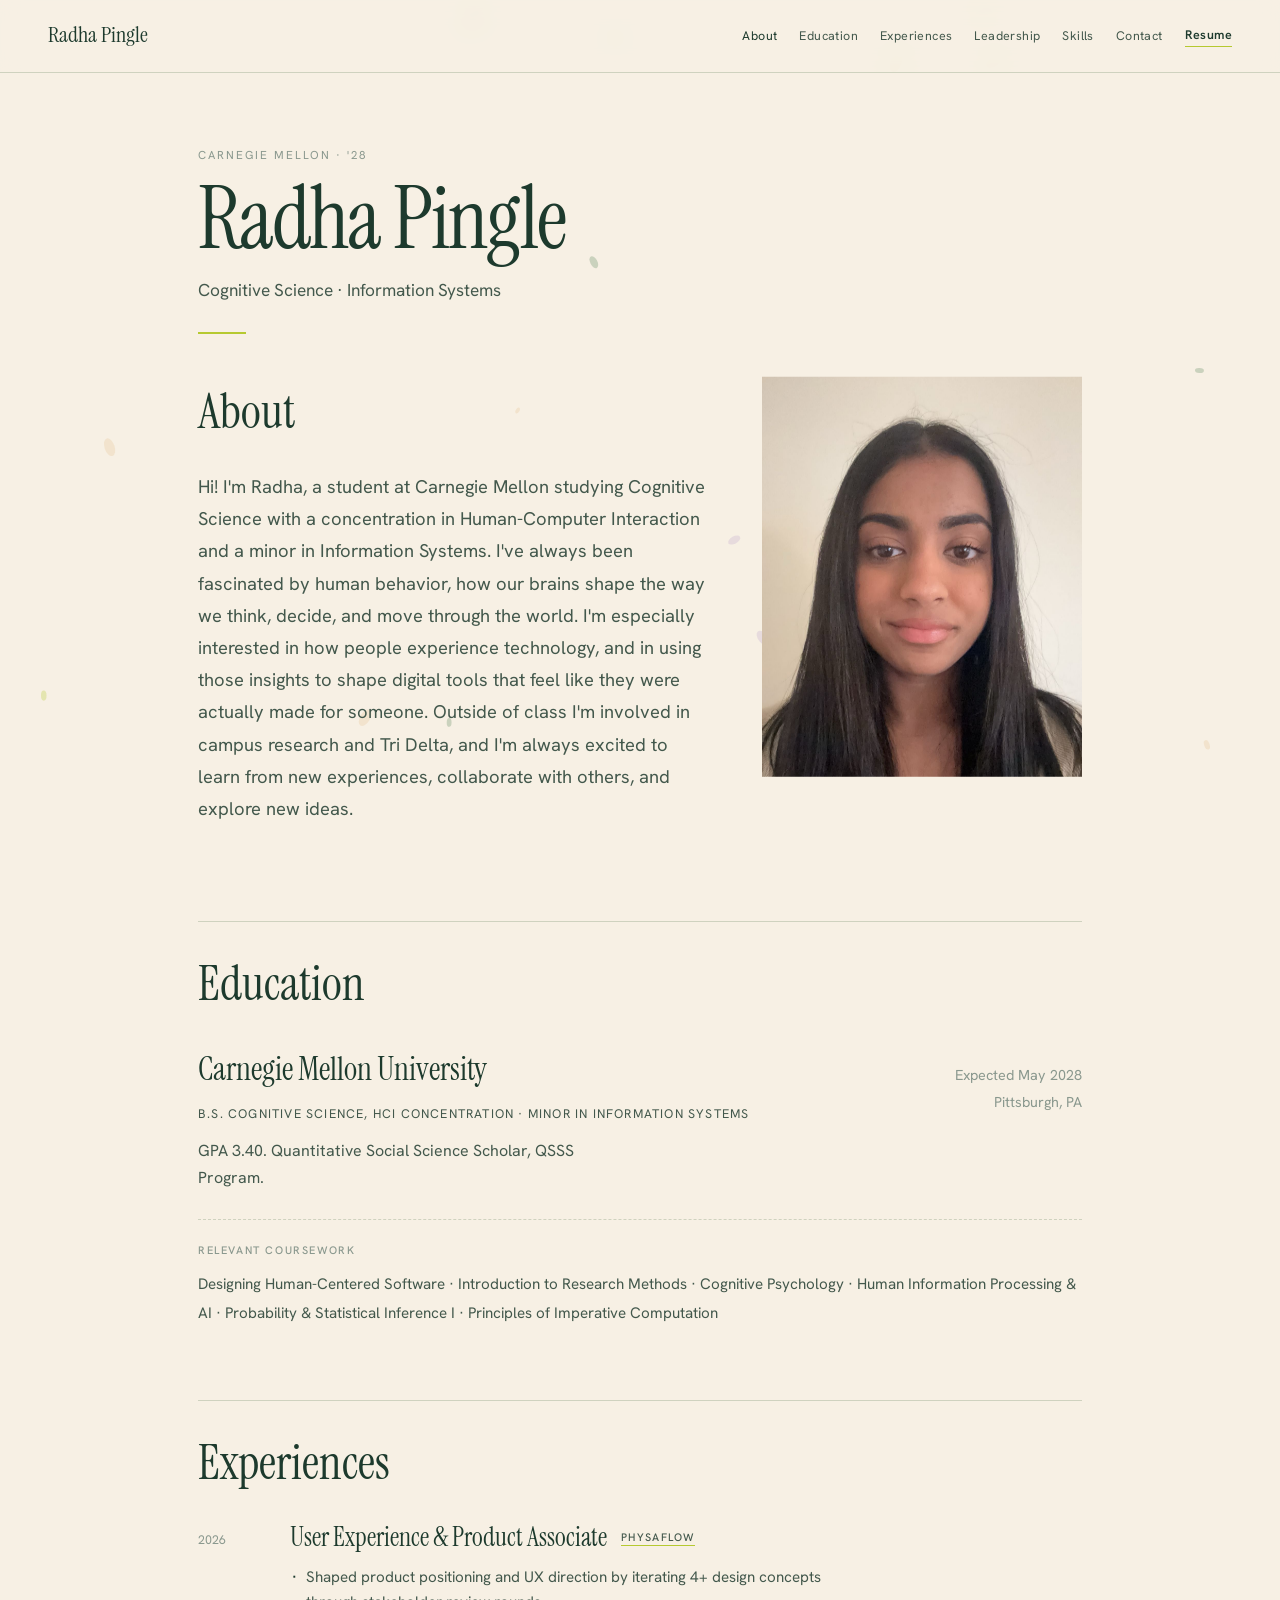
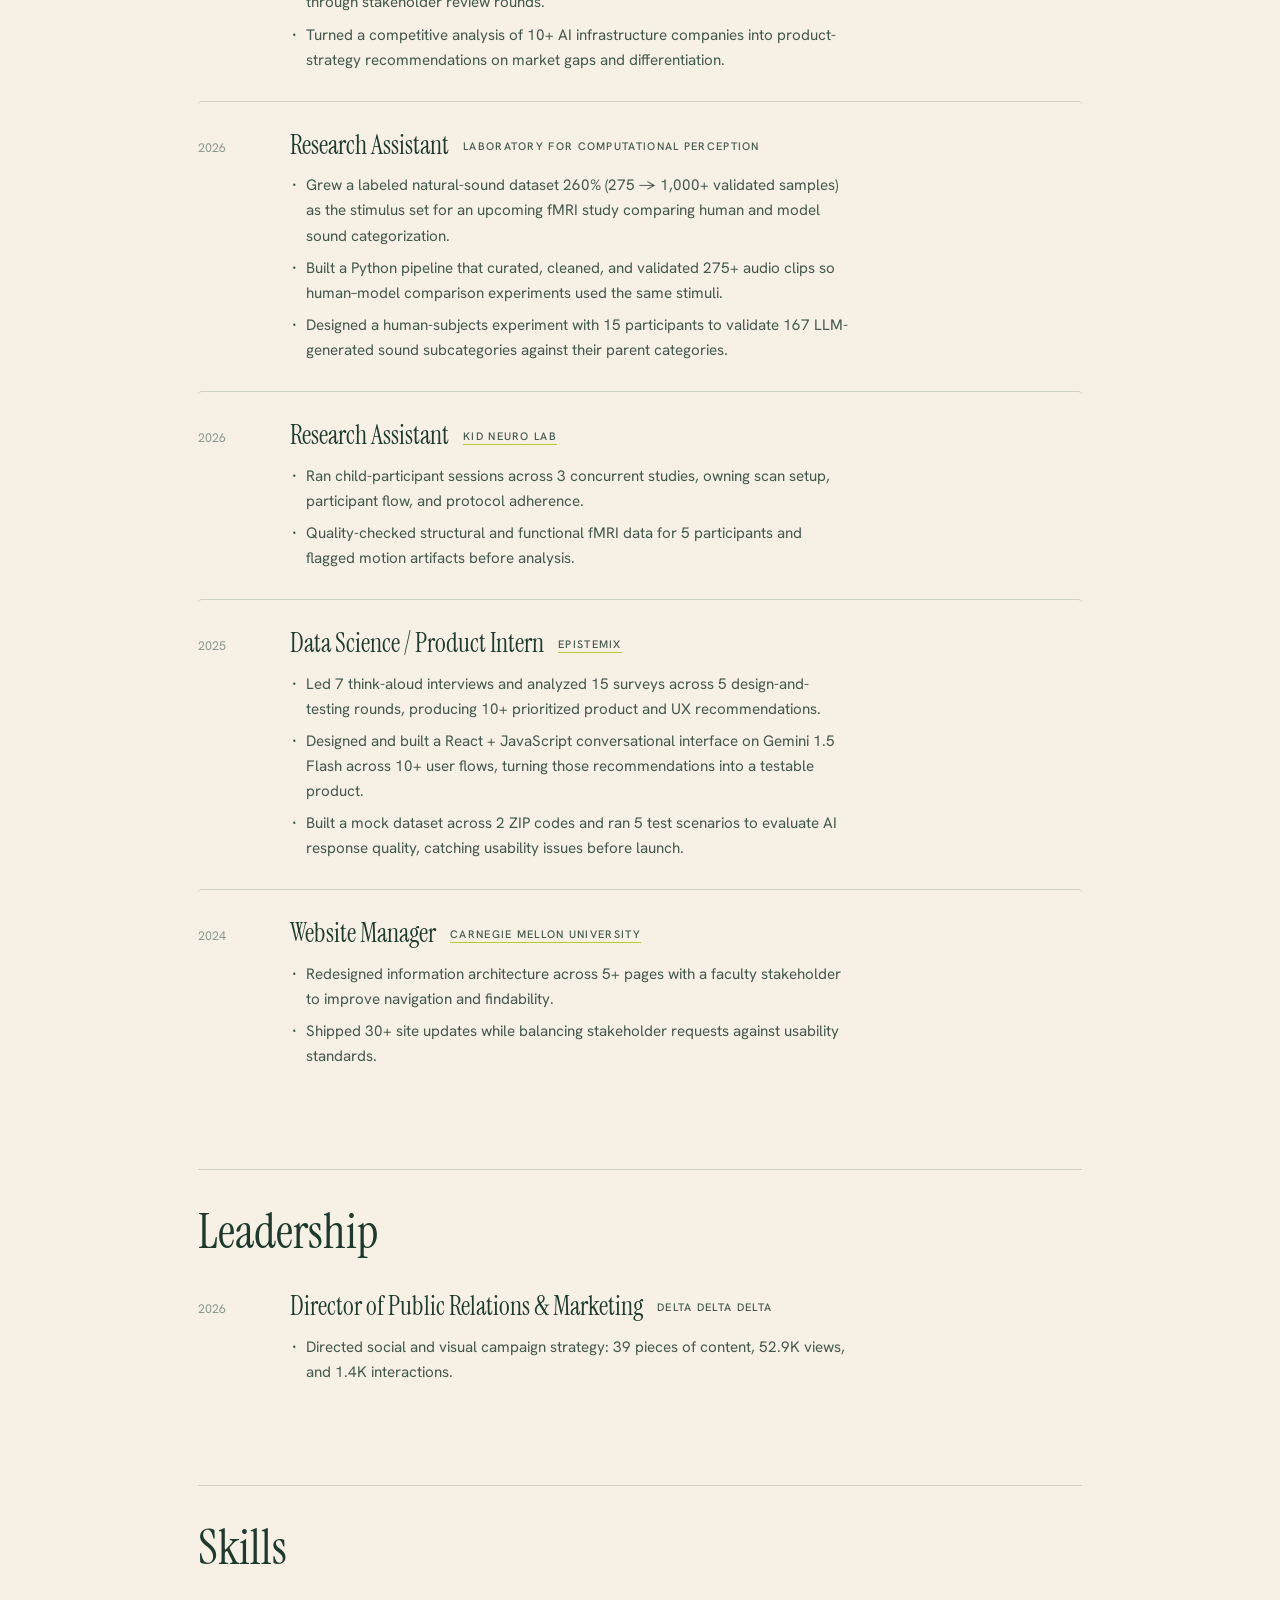
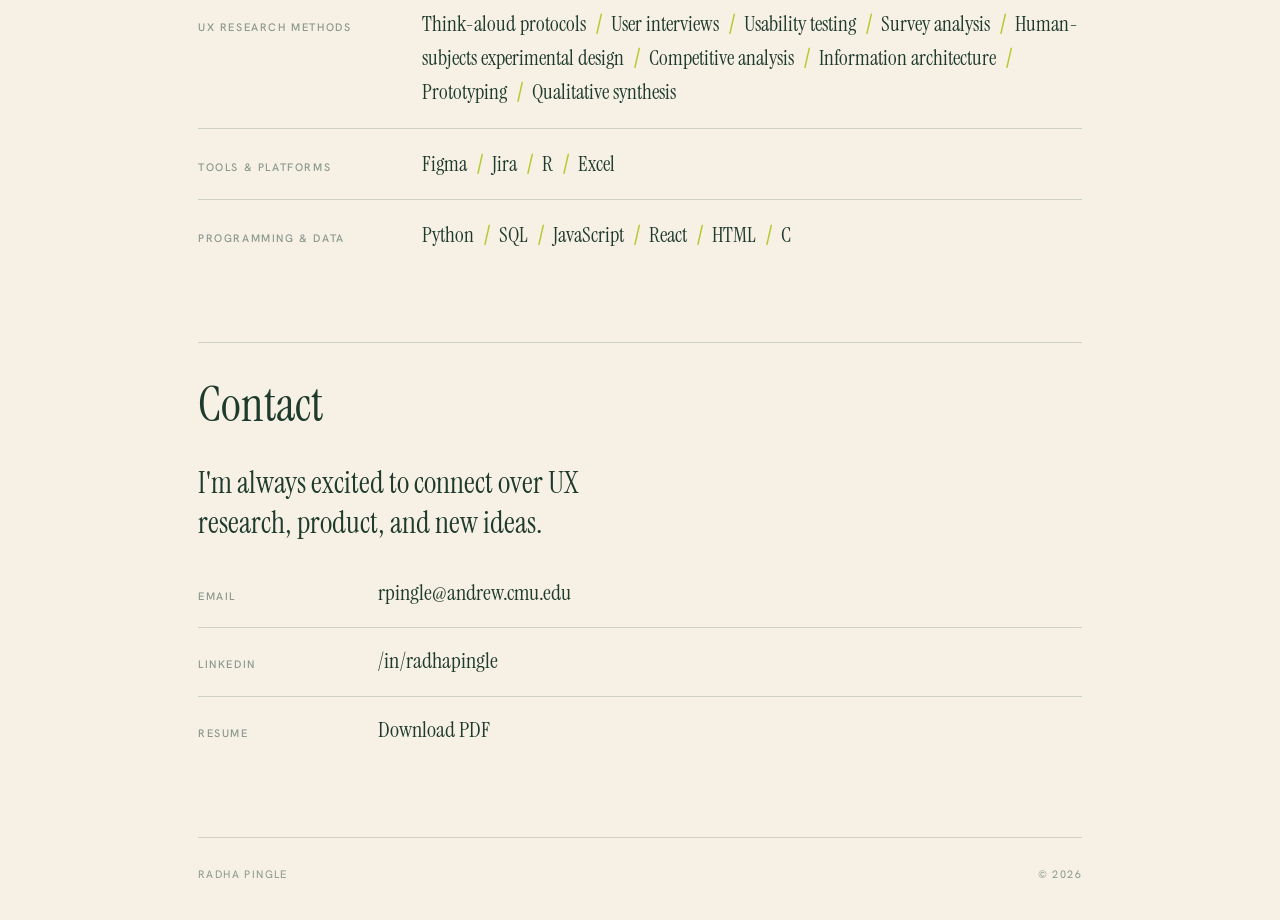
<file: index.html>
<!DOCTYPE html>
<html lang="en">
<head>
  <meta charset="UTF-8" />
  <meta name="viewport" content="width=device-width, initial-scale=1.0" />
  <meta http-equiv="Cache-Control" content="no-cache, no-store, must-revalidate" />
  <title>Radha Pingle</title>
  <meta name="description" content="Radha Pingle, Carnegie Mellon Cognitive Science student concentrating in Human-Computer Interaction, with a minor in Information Systems." />
  <link rel="preconnect" href="https://fonts.googleapis.com" />
  <link rel="preconnect" href="https://fonts.gstatic.com" crossorigin />
  <link href="https://fonts.googleapis.com/css2?family=Instrument+Serif:ital@0;1&family=Hanken+Grotesk:wght@400;500;600&display=swap" rel="stylesheet" />
  <link rel="stylesheet" href="styles.css?v=4" />
</head>
<body>

  <div id="site" class="site">
    <canvas id="ambient" class="ambient" aria-hidden="true"></canvas>
    <div class="cursor-glow" id="cursorGlow" aria-hidden="true"></div>

    <header class="top">
      <a href="#about" class="top__name">Radha Pingle</a>
      <nav class="top__nav" aria-label="Primary">
        <a href="#about">About</a>
        <a href="#education">Education</a>
        <a href="#work">Experiences</a>
        <a href="#leadership">Leadership</a>
        <a href="#skills">Skills</a>
        <a href="#contact">Contact</a>
        <a href="assets/RadhaP_Resume.pdf" target="_blank" rel="noopener" class="top__resume">Resume</a>
      </nav>
      <button type="button" class="top__menu" id="menuBtn" aria-label="Open menu" aria-expanded="false">Menu</button>
    </header>

    <div class="drawer" id="drawer" hidden>
      <nav class="drawer__nav">
        <a href="#about">About</a>
        <a href="#education">Education</a>
        <a href="#work">Experiences</a>
        <a href="#leadership">Leadership</a>
        <a href="#skills">Skills</a>
        <a href="#contact">Contact</a>
        <a href="assets/RadhaP_Resume.pdf" target="_blank" rel="noopener">Resume</a>
      </nav>
    </div>

    <main>
      <section class="hero" id="about">
        <p class="mast__eyebrow">Carnegie Mellon · '28</p>
        <h1 class="mast__name">Radha Pingle</h1>
        <p class="mast__sub">Cognitive Science · Information Systems</p>
        <div class="hero__grid">
          <div class="hero__text">
            <h2 class="section-title">About</h2>
            <p class="lede">
              Hi! I'm Radha, a student at Carnegie Mellon studying Cognitive Science with a
              concentration in Human-Computer Interaction and a minor in Information Systems.
              I've always been fascinated by human behavior, how our brains shape the way we
              think, decide, and move through the world. I'm especially interested in how people
              experience technology, and in using those insights to shape digital tools that feel
              like they were actually made for someone. Outside of class I'm involved in campus
              research and Tri Delta, and I'm always excited to learn from new experiences,
              collaborate with others, and explore new ideas.
            </p>
          </div>
          <figure class="hero__fig parallax">
            <img src="assets/profile.jpg" alt="Portrait of Radha Pingle" />
          </figure>
        </div>
      </section>

      <section class="block reveal" id="education">
        <h2 class="section-title">Education</h2>
        <div class="edu">
          <div class="edu__main">
            <h3>Carnegie Mellon University</h3>
            <p class="edu__degree">B.S. Cognitive Science, HCI Concentration · Minor in Information Systems</p>
            <p class="edu__honor">GPA 3.40. Quantitative Social Science Scholar, QSSS Program.</p>
          </div>
          <div class="edu__meta">
            <p>Expected May 2028</p>
            <p>Pittsburgh, PA</p>
          </div>
        </div>
        <div class="edu__course">
          <p class="label">Relevant coursework</p>
          <p>
            Designing Human-Centered Software · Introduction to Research Methods · Cognitive Psychology ·
            Human Information Processing &amp; AI · Probability &amp; Statistical Inference I ·
            Principles of Imperative Computation
          </p>
        </div>
      </section>

      <section class="block reveal" id="work">
        <h2 class="section-title">Experiences</h2>
        <ul class="work">
          <li class="work__item">
            <span class="work__year">2026</span>
            <div>
              <h3>User Experience &amp; Product Associate <a class="org" href="https://physaflow.com/" target="_blank" rel="noopener">PhysaFlow</a></h3>
              <ul>
                <li>Shaped product positioning and UX direction by iterating 4+ design concepts through stakeholder review rounds.</li>
                <li>Turned a competitive analysis of 10+ AI infrastructure companies into product-strategy recommendations on market gaps and differentiation.</li>
              </ul>
            </div>
          </li>
          <li class="work__item">
            <span class="work__year">2026</span>
            <div>
              <h3>Research Assistant <span class="org org--plain">Laboratory for Computational Perception</span></h3>
              <ul>
                <li>Grew a labeled natural-sound dataset 260% (275 → 1,000+ validated samples) as the stimulus set for an upcoming fMRI study comparing human and model sound categorization.</li>
                <li>Built a Python pipeline that curated, cleaned, and validated 275+ audio clips so human–model comparison experiments used the same stimuli.</li>
                <li>Designed a human-subjects experiment with 15 participants to validate 167 LLM-generated sound subcategories against their parent categories.</li>
              </ul>
            </div>
          </li>
          <li class="work__item">
            <span class="work__year">2026</span>
            <div>
              <h3>Research Assistant <a class="org" href="https://kidneurolab.andrew.cmu.edu/" target="_blank" rel="noopener">Kid Neuro Lab</a></h3>
              <ul>
                <li>Ran child-participant sessions across 3 concurrent studies, owning scan setup, participant flow, and protocol adherence.</li>
                <li>Quality-checked structural and functional fMRI data for 5 participants and flagged motion artifacts before analysis.</li>
              </ul>
            </div>
          </li>
          <li class="work__item">
            <span class="work__year">2025</span>
            <div>
              <h3>Data Science / Product Intern <a class="org" href="https://epistemix.com/" target="_blank" rel="noopener">Epistemix</a></h3>
              <ul>
                <li>Led 7 think-aloud interviews and analyzed 15 surveys across 5 design-and-testing rounds, producing 10+ prioritized product and UX recommendations.</li>
                <li>Designed and built a React + JavaScript conversational interface on Gemini 1.5 Flash across 10+ user flows, turning those recommendations into a testable product.</li>
                <li>Built a mock dataset across 2 ZIP codes and ran 5 test scenarios to evaluate AI response quality, catching usability issues before launch.</li>
              </ul>
            </div>
          </li>
          <li class="work__item">
            <span class="work__year">2024</span>
            <div>
              <h3>Website Manager <a class="org" href="https://www.cmu.edu/dietrich/psychology/memorylab/index.html" target="_blank" rel="noopener">Carnegie Mellon University</a></h3>
              <ul>
                <li>Redesigned information architecture across 5+ pages with a faculty stakeholder to improve navigation and findability.</li>
                <li>Shipped 30+ site updates while balancing stakeholder requests against usability standards.</li>
              </ul>
            </div>
          </li>
        </ul>
      </section>

      <section class="block reveal" id="leadership">
        <h2 class="section-title">Leadership</h2>
        <ul class="work">
          <li class="work__item">
            <span class="work__year">2026</span>
            <div>
              <h3>Director of Public Relations &amp; Marketing <span class="org org--plain">Delta Delta Delta</span></h3>
              <ul>
                <li>Directed social and visual campaign strategy: 39 pieces of content, 52.9K views, and 1.4K interactions.</li>
              </ul>
            </div>
          </li>
        </ul>
      </section>

      <section class="block reveal" id="skills">
        <h2 class="section-title">Skills</h2>
        <dl class="skills">
          <div>
            <dt class="label">UX Research Methods</dt>
            <dd>Think-aloud protocols <i>/</i> User interviews <i>/</i> Usability testing <i>/</i> Survey analysis <i>/</i> Human-subjects experimental design <i>/</i> Competitive analysis <i>/</i> Information architecture <i>/</i> Prototyping <i>/</i> Qualitative synthesis</dd>
          </div>
          <div>
            <dt class="label">Tools &amp; Platforms</dt>
            <dd>Figma <i>/</i> Jira <i>/</i> R <i>/</i> Excel</dd>
          </div>
          <div>
            <dt class="label">Programming &amp; Data</dt>
            <dd>Python <i>/</i> SQL <i>/</i> JavaScript <i>/</i> React <i>/</i> HTML <i>/</i> C</dd>
          </div>
        </dl>
      </section>

      <section class="block block--contact reveal" id="contact">
        <h2 class="section-title">Contact</h2>
        <p class="contact__lead">I'm always excited to connect over UX research, product, and new ideas.</p>
        <ul class="contact">
          <li>
            <a href="mailto:rpingle@andrew.cmu.edu">
              <span class="label">Email</span>
              <span>rpingle@andrew.cmu.edu</span>
            </a>
          </li>
          <li>
            <a href="https://www.linkedin.com/in/radhapingle" target="_blank" rel="noopener">
              <span class="label">LinkedIn</span>
              <span>/in/radhapingle</span>
            </a>
          </li>
          <li>
            <a href="assets/RadhaP_Resume.pdf" target="_blank" rel="noopener">
              <span class="label">Resume</span>
              <span>Download PDF</span>
            </a>
          </li>
        </ul>
      </section>
    </main>

    <footer class="foot">
      <span>Radha Pingle</span>
      <span>© <span id="year"></span></span>
    </footer>
  </div>

  <script type="module" src="site.js?v=4"></script>
</body>
</html>
</file>
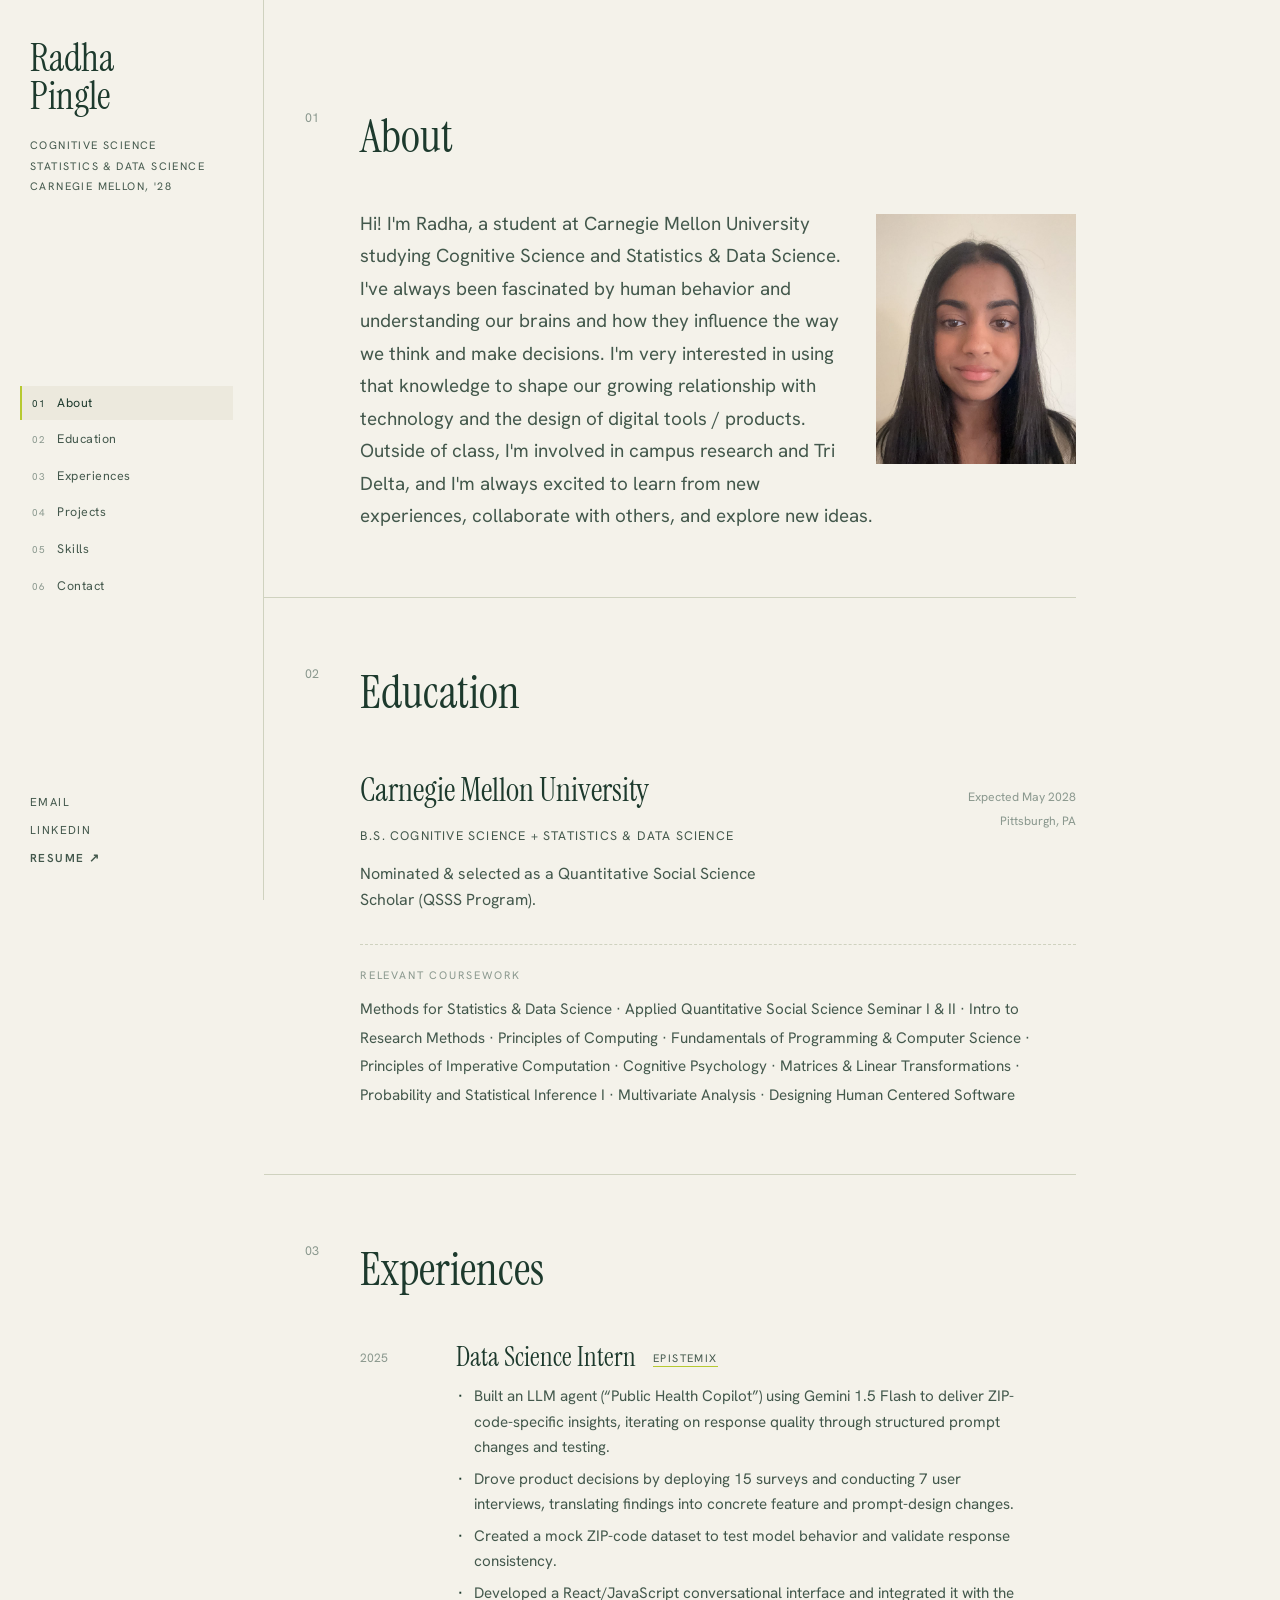
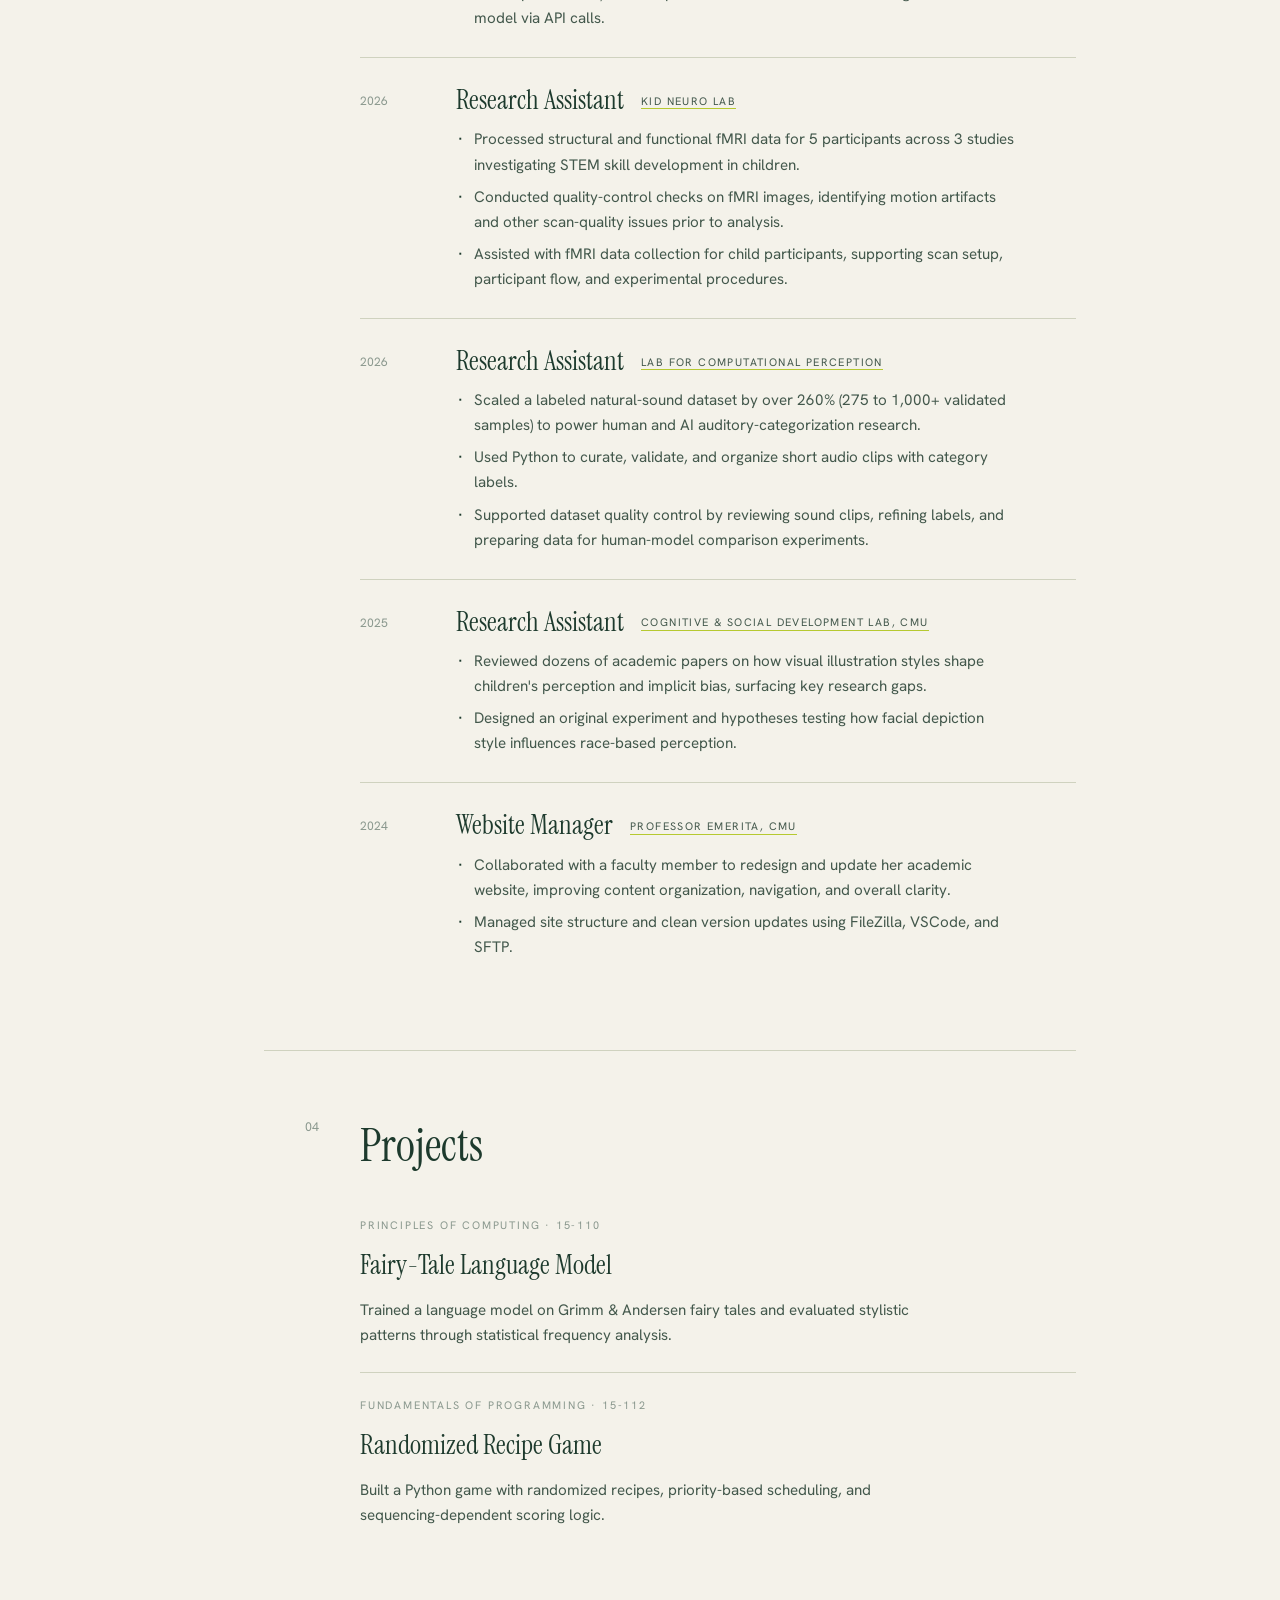
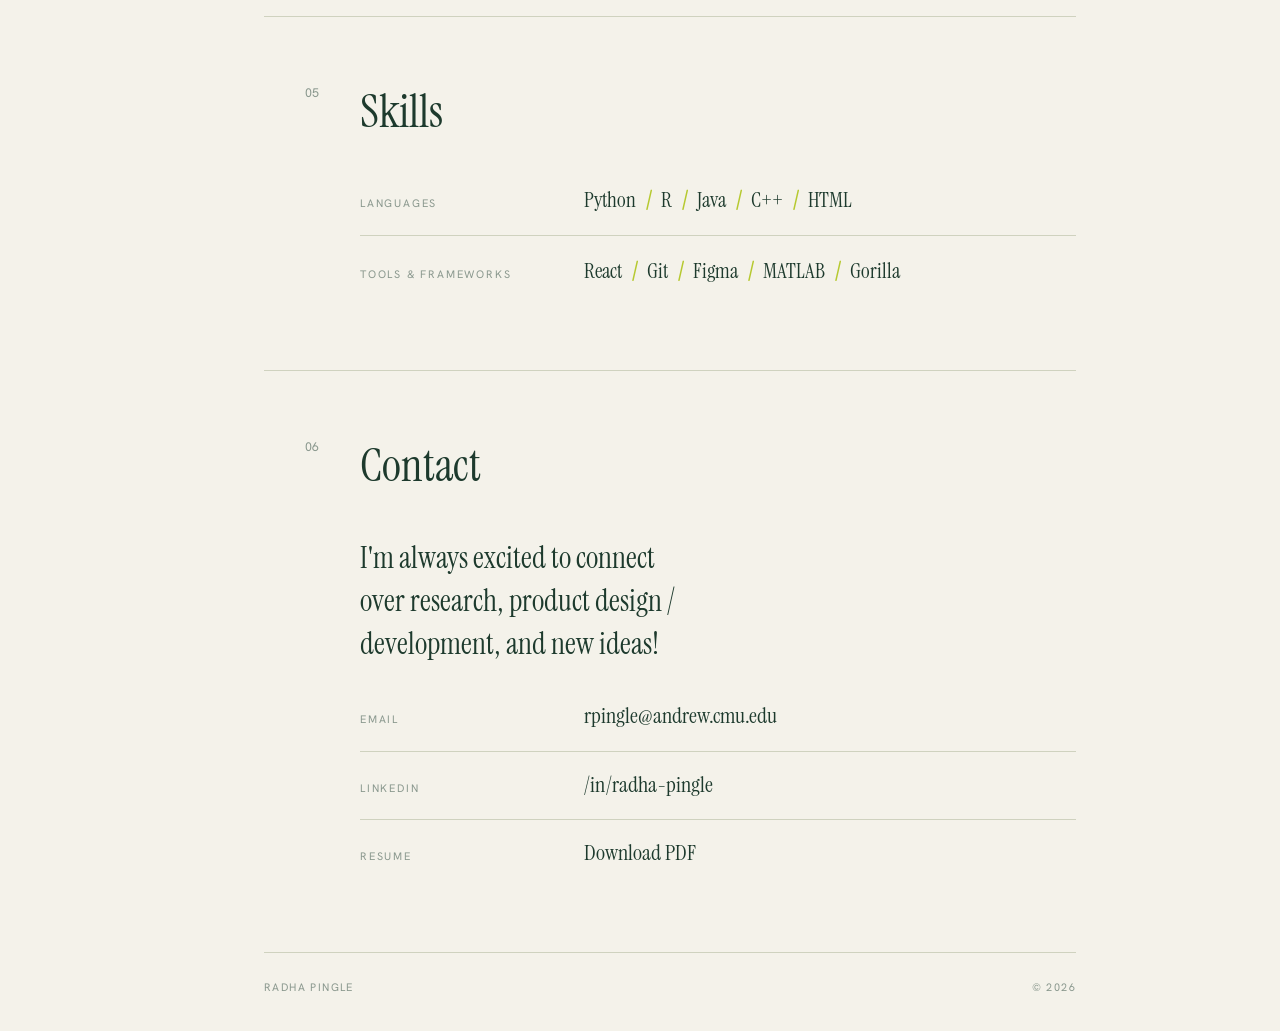
<file: classic/index.html>
<!DOCTYPE html>
<html lang="en">
<head>
  <meta charset="UTF-8" />
  <meta name="viewport" content="width=device-width, initial-scale=1.0" />
  <title>Radha Pingle</title>
  <meta name="description" content="Radha Pingle, Cognitive Science and Statistics & Data Science student at Carnegie Mellon University." />
  <link rel="preconnect" href="https://fonts.googleapis.com" />
  <link rel="preconnect" href="https://fonts.gstatic.com" crossorigin />
  <link href="https://fonts.googleapis.com/css2?family=Instrument+Serif:ital@0;1&family=Hanken+Grotesk:wght@400;500;600&display=swap" rel="stylesheet" />
  <link rel="stylesheet" href="styles.css" />
</head>
<body id="top">

  <!-- Mobile header (rail collapses into this) -->
  <header class="mobilebar">
    <a href="#top" class="mobilebar__name">Radha Pingle</a>
    <button class="mobilebar__toggle" aria-label="Toggle index" aria-expanded="false">Index</button>
    <nav class="mobilebar__nav" id="mobileNav">
      <a href="#about"><span>01</span> About</a>
      <a href="#education"><span>02</span> Education</a>
      <a href="#work"><span>03</span> Experiences</a>
      <a href="#projects"><span>04</span> Projects</a>
      <a href="#skills"><span>05</span> Skills</a>
      <a href="#contact"><span>06</span> Contact</a>
      <a href="../assets/RadhaP_Resume.pdf" target="_blank" rel="noopener" class="is-resume">Resume ↗</a>
    </nav>
  </header>

  <div class="frame">

    <!-- Fixed left rail -->
    <aside class="rail">
      <div class="rail__top">
        <a href="#top" class="rail__name">Radha<br />Pingle</a>
        <p class="rail__role">Cognitive Science<br />Statistics &amp; Data Science<br />Carnegie Mellon, '28</p>
      </div>

      <nav class="rail__index" aria-label="Section index">
        <a href="#about" data-spy="about"><span class="rail__no">01</span>About</a>
        <a href="#education" data-spy="education"><span class="rail__no">02</span>Education</a>
        <a href="#work" data-spy="work"><span class="rail__no">03</span>Experiences</a>
        <a href="#projects" data-spy="projects"><span class="rail__no">04</span>Projects</a>
        <a href="#skills" data-spy="skills"><span class="rail__no">05</span>Skills</a>
        <a href="#contact" data-spy="contact"><span class="rail__no">06</span>Contact</a>
      </nav>

      <div class="rail__foot">
        <a href="mailto:rpingle@andrew.cmu.edu">Email</a>
        <a href="https://www.linkedin.com/in/radha-pingle-651835333" target="_blank" rel="noopener">LinkedIn</a>
        <a href="../assets/RadhaP_Resume.pdf" target="_blank" rel="noopener" class="rail__resume">Resume ↗</a>
      </div>
    </aside>

    <!-- Content column -->
    <main class="page">

      <!-- 01 About -->
      <section class="sec" id="about">
        <span class="sec__no" aria-hidden="true">01</span>
        <div class="sec__body">
          <h2 class="sec__title reveal">About</h2>
          <div class="about reveal">
            <figure class="about__fig">
              <img src="../assets/profile.jpg" alt="Portrait of Radha Pingle" onerror="this.parentElement.style.display='none';" />
            </figure>
            <p class="about__text">
              Hi! I'm Radha, a student at Carnegie Mellon University studying Cognitive Science
              and Statistics &amp; Data Science. I've always been fascinated by human behavior and
              understanding our brains and how they influence the way we think and make decisions.
              I'm very interested in using that knowledge to shape our growing relationship with
              technology and the design of digital tools / products. Outside of class, I'm involved
              in campus research and Tri Delta, and I'm always excited to learn from new experiences,
              collaborate with others, and explore new ideas.
            </p>
          </div>
        </div>
      </section>

      <!-- 02 Education -->
      <section class="sec" id="education">
        <span class="sec__no" aria-hidden="true">02</span>
        <div class="sec__body">
          <h2 class="sec__title reveal">Education</h2>
          <div class="edu reveal">
            <div class="edu__row">
              <div>
                <h3 class="edu__school">Carnegie Mellon University</h3>
                <p class="edu__degree">B.S. Cognitive Science + Statistics &amp; Data Science</p>
                <p class="edu__honor">Nominated &amp; selected as a Quantitative Social Science Scholar (QSSS Program).</p>
              </div>
              <div class="edu__meta">
                <p>Expected May 2028</p>
                <p>Pittsburgh, PA</p>
              </div>
            </div>
            <div class="edu__course">
              <p class="label">Relevant coursework</p>
              <p>
                Methods for Statistics &amp; Data Science · Applied Quantitative Social Science Seminar I &amp; II ·
                Intro to Research Methods · Principles of Computing · Fundamentals of Programming &amp; Computer Science ·
                Principles of Imperative Computation · Cognitive Psychology · Matrices &amp; Linear Transformations ·
                Probability and Statistical Inference I · Multivariate Analysis · Designing Human Centered Software
              </p>
            </div>
          </div>
        </div>
      </section>

      <!-- 03 Selected Work -->
      <section class="sec" id="work">
        <span class="sec__no" aria-hidden="true">03</span>
        <div class="sec__body">
          <h2 class="sec__title reveal">Experiences</h2>
          <ul class="work">
            <li class="work__row reveal">
              <span class="work__year">2025</span>
              <div>
                <h3 class="work__role">Data Science Intern <a class="work__org" href="https://epistemix.com/" target="_blank" rel="noopener">Epistemix</a></h3>
                <ul class="work__points">
                  <li>Built an LLM agent (“Public Health Copilot”) using Gemini 1.5 Flash to deliver ZIP-code-specific insights, iterating on response quality through structured prompt changes and testing.</li>
                  <li>Drove product decisions by deploying 15 surveys and conducting 7 user interviews, translating findings into concrete feature and prompt-design changes.</li>
                  <li>Created a mock ZIP-code dataset to test model behavior and validate response consistency.</li>
                  <li>Developed a React/JavaScript conversational interface and integrated it with the model via API calls.</li>
                </ul>
              </div>
            </li>

            <li class="work__row reveal">
              <span class="work__year">2026</span>
              <div>
                <h3 class="work__role">Research Assistant <a class="work__org" href="https://kidneurolab.andrew.cmu.edu/" target="_blank" rel="noopener">Kid Neuro Lab</a></h3>
                <ul class="work__points">
                  <li>Processed structural and functional fMRI data for 5 participants across 3 studies investigating STEM skill development in children.</li>
                  <li>Conducted quality-control checks on fMRI images, identifying motion artifacts and other scan-quality issues prior to analysis.</li>
                  <li>Assisted with fMRI data collection for child participants, supporting scan setup, participant flow, and experimental procedures.</li>
                </ul>
              </div>
            </li>

            <li class="work__row reveal">
              <span class="work__year">2026</span>
              <div>
                <h3 class="work__role">Research Assistant <span class="work__org">Lab for Computational Perception</span></h3>
                <ul class="work__points">
                  <li>Scaled a labeled natural-sound dataset by over 260% (275 to 1,000+ validated samples) to power human and AI auditory-categorization research.</li>
                  <li>Used Python to curate, validate, and organize short audio clips with category labels.</li>
                  <li>Supported dataset quality control by reviewing sound clips, refining labels, and preparing data for human-model comparison experiments.</li>
                </ul>
              </div>
            </li>

            <li class="work__row reveal">
              <span class="work__year">2025</span>
              <div>
                <h3 class="work__role">Research Assistant <a class="work__org" href="https://sites.google.com/andrew.cmu.edu/csdl/home" target="_blank" rel="noopener">Cognitive &amp; Social Development Lab, CMU</a></h3>
                <ul class="work__points">
                  <li>Reviewed dozens of academic papers on how visual illustration styles shape children's perception and implicit bias, surfacing key research gaps.</li>
                  <li>Designed an original experiment and hypotheses testing how facial depiction style influences race-based perception.</li>
                </ul>
              </div>
            </li>

            <li class="work__row reveal">
              <span class="work__year">2024</span>
              <div>
                <h3 class="work__role">Website Manager <a class="work__org" href="https://www.cmu.edu/dietrich/psychology/memorylab/index.html" target="_blank" rel="noopener">Professor Emerita, CMU</a></h3>
                <ul class="work__points">
                  <li>Collaborated with a faculty member to redesign and update her academic website, improving content organization, navigation, and overall clarity.</li>
                  <li>Managed site structure and clean version updates using FileZilla, VSCode, and SFTP.</li>
                </ul>
              </div>
            </li>
          </ul>
        </div>
      </section>

      <!-- 04 Projects -->
      <section class="sec" id="projects">
        <span class="sec__no" aria-hidden="true">04</span>
        <div class="sec__body">
          <h2 class="sec__title reveal">Projects</h2>
          <ul class="projects">
            <li class="proj reveal">
              <p class="label">Principles of Computing · 15-110</p>
              <h3 class="proj__title">Fairy-Tale Language Model</h3>
              <p class="proj__desc">Trained a language model on Grimm &amp; Andersen fairy tales and evaluated stylistic patterns through statistical frequency analysis.</p>
            </li>
            <li class="proj reveal">
              <p class="label">Fundamentals of Programming · 15-112</p>
              <h3 class="proj__title">Randomized Recipe Game</h3>
              <p class="proj__desc">Built a Python game with randomized recipes, priority-based scheduling, and sequencing-dependent scoring logic.</p>
            </li>
          </ul>
        </div>
      </section>

      <!-- 05 Skills -->
      <section class="sec" id="skills">
        <span class="sec__no" aria-hidden="true">05</span>
        <div class="sec__body">
          <h2 class="sec__title reveal">Skills</h2>
          <dl class="skills reveal">
            <div class="skills__row">
              <dt class="label">Languages</dt>
              <dd>Python <i>/</i> R <i>/</i> Java <i>/</i> C++ <i>/</i> HTML</dd>
            </div>
            <div class="skills__row">
              <dt class="label">Tools &amp; Frameworks</dt>
              <dd>React <i>/</i> Git <i>/</i> Figma <i>/</i> MATLAB <i>/</i> Gorilla</dd>
            </div>
          </dl>
        </div>
      </section>

      <!-- 06 Contact -->
      <section class="sec" id="contact">
        <span class="sec__no" aria-hidden="true">06</span>
        <div class="sec__body">
          <h2 class="sec__title reveal">Contact</h2>
          <div class="contact reveal">
            <p class="contact__lead">
              I'm always excited to connect over research, product design / development, and new ideas!
            </p>
            <ul class="contact__list">
              <li>
                <a href="mailto:rpingle@andrew.cmu.edu">
                  <span class="label">Email</span>
                  <span class="contact__v">rpingle@andrew.cmu.edu</span>
                </a>
              </li>
              <li>
                <a href="https://www.linkedin.com/in/radha-pingle-651835333" target="_blank" rel="noopener">
                  <span class="label">LinkedIn</span>
                  <span class="contact__v">/in/radha-pingle</span>
                </a>
              </li>
              <li>
                <a href="../assets/RadhaP_Resume.pdf" target="_blank" rel="noopener">
                  <span class="label">Resume</span>
                  <span class="contact__v">Download PDF</span>
                </a>
              </li>
            </ul>
          </div>
        </div>
      </section>

      <footer class="ftr">
        <span>Radha Pingle</span>
        <span>© <span id="year"></span></span>
      </footer>
    </main>
  </div>

  <script src="script.js"></script>
</body>
</html>
</file>
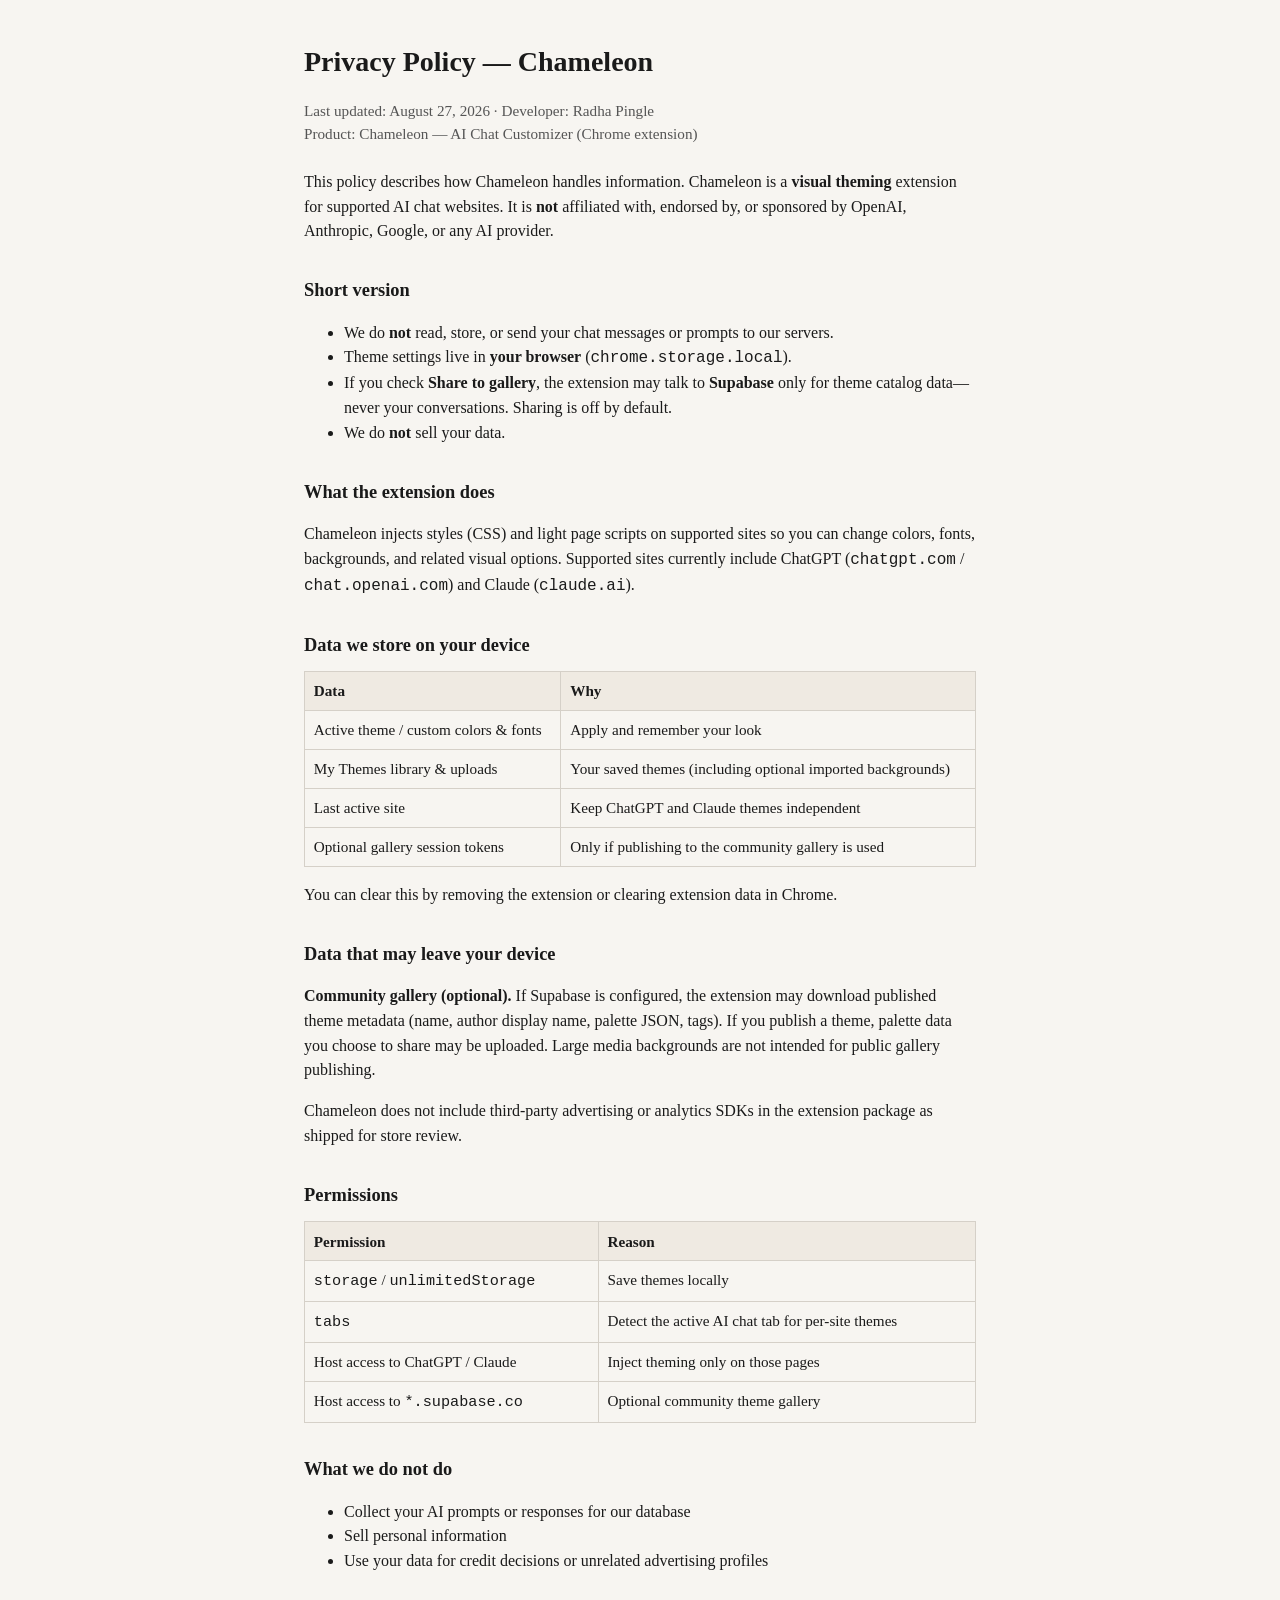
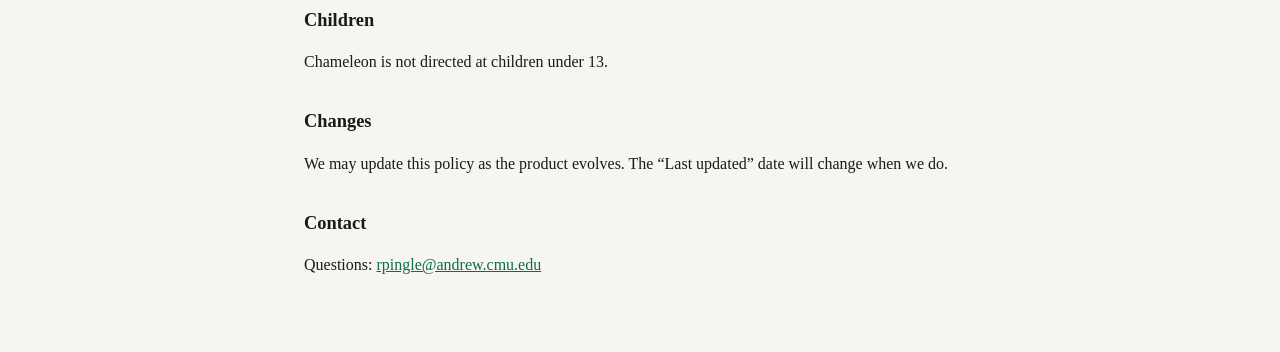
<file: chameleon/privacy.html>
<!DOCTYPE html>
<html lang="en">
<head>
  <meta charset="utf-8" />
  <meta name="viewport" content="width=device-width, initial-scale=1" />
  <title>Privacy Policy — Chameleon</title>
  <style>
    :root { color-scheme: light; }
    body {
      margin: 0;
      font-family: Georgia, "Times New Roman", serif;
      line-height: 1.55;
      color: #1a1a1a;
      background: #f7f5f1;
    }
    main {
      max-width: 42rem;
      margin: 0 auto;
      padding: 2.5rem 1.25rem 4rem;
    }
    h1 { font-size: 1.75rem; margin: 0 0 0.35rem; }
    h2 { font-size: 1.15rem; margin: 2rem 0 0.6rem; }
    p, li { font-size: 1rem; }
    .meta { color: #555; font-size: 0.95rem; margin-bottom: 1.5rem; }
    table { width: 100%; border-collapse: collapse; margin: 0.75rem 0 1rem; font-size: 0.95rem; }
    th, td { border: 1px solid #d5d0c8; padding: 0.45rem 0.55rem; text-align: left; vertical-align: top; }
    th { background: #efeae2; }
    a { color: #0b6e4f; }
  </style>
</head>
<body>
  <main>
    <h1>Privacy Policy — Chameleon</h1>
    <p class="meta">Last updated: August 27, 2026 · Developer: Radha Pingle<br />
      Product: Chameleon — AI Chat Customizer (Chrome extension)</p>

    <p>This policy describes how Chameleon handles information. Chameleon is a <strong>visual theming</strong> extension for supported AI chat websites. It is <strong>not</strong> affiliated with, endorsed by, or sponsored by OpenAI, Anthropic, Google, or any AI provider.</p>

    <h2>Short version</h2>
    <ul>
      <li>We do <strong>not</strong> read, store, or send your chat messages or prompts to our servers.</li>
      <li>Theme settings live in <strong>your browser</strong> (<code>chrome.storage.local</code>).</li>
      <li>If you check <strong>Share to gallery</strong>, the extension may talk to <strong>Supabase</strong> only for theme catalog data—never your conversations. Sharing is off by default.</li>
      <li>We do <strong>not</strong> sell your data.</li>
    </ul>

    <h2>What the extension does</h2>
    <p>Chameleon injects styles (CSS) and light page scripts on supported sites so you can change colors, fonts, backgrounds, and related visual options. Supported sites currently include ChatGPT (<code>chatgpt.com</code> / <code>chat.openai.com</code>) and Claude (<code>claude.ai</code>).</p>

    <h2>Data we store on your device</h2>
    <table>
      <thead><tr><th>Data</th><th>Why</th></tr></thead>
      <tbody>
        <tr><td>Active theme / custom colors &amp; fonts</td><td>Apply and remember your look</td></tr>
        <tr><td>My Themes library &amp; uploads</td><td>Your saved themes (including optional imported backgrounds)</td></tr>
        <tr><td>Last active site</td><td>Keep ChatGPT and Claude themes independent</td></tr>
        <tr><td>Optional gallery session tokens</td><td>Only if publishing to the community gallery is used</td></tr>
      </tbody>
    </table>
    <p>You can clear this by removing the extension or clearing extension data in Chrome.</p>

    <h2>Data that may leave your device</h2>
    <p><strong>Community gallery (optional).</strong> If Supabase is configured, the extension may download published theme metadata (name, author display name, palette JSON, tags). If you publish a theme, palette data you choose to share may be uploaded. Large media backgrounds are not intended for public gallery publishing.</p>
    <p>Chameleon does not include third-party advertising or analytics SDKs in the extension package as shipped for store review.</p>

    <h2>Permissions</h2>
    <table>
      <thead><tr><th>Permission</th><th>Reason</th></tr></thead>
      <tbody>
        <tr><td><code>storage</code> / <code>unlimitedStorage</code></td><td>Save themes locally</td></tr>
        <tr><td><code>tabs</code></td><td>Detect the active AI chat tab for per-site themes</td></tr>
        <tr><td>Host access to ChatGPT / Claude</td><td>Inject theming only on those pages</td></tr>
        <tr><td>Host access to <code>*.supabase.co</code></td><td>Optional community theme gallery</td></tr>
      </tbody>
    </table>

    <h2>What we do not do</h2>
    <ul>
      <li>Collect your AI prompts or responses for our database</li>
      <li>Sell personal information</li>
      <li>Use your data for credit decisions or unrelated advertising profiles</li>
    </ul>

    <h2>Children</h2>
    <p>Chameleon is not directed at children under 13.</p>

    <h2>Changes</h2>
    <p>We may update this policy as the product evolves. The “Last updated” date will change when we do.</p>

    <h2>Contact</h2>
    <p>Questions: <a href="mailto:rpingle@andrew.cmu.edu">rpingle@andrew.cmu.edu</a></p>
  </main>
</body>
</html>
</file>
<file: styles.css>
/* Radha Pingle — clear layout, botanical palette */

:root {
  --paper: #f7f0e4;
  --paper-2: #efe6d6;
  --ink: #1d3a2d;
  --ink-soft: #43584c;
  --faint: #8a988e;
  --acid: #b6c930;
  --blush: #d9a0a8;
  --lilac: #cbb5d4;
  --line: #cfd2bf;
  --intro-bg: #15261e;
  --intro-ink: #f3efe4;
  --intro-soft: #c5d0c4;
  --serif: "Instrument Serif", Georgia, "Times New Roman", serif;
  --sans: "Hanken Grotesk", -apple-system, BlinkMacSystemFont, "Segoe UI", sans-serif;
}

* { box-sizing: border-box; margin: 0; padding: 0; }

html { scroll-behavior: smooth; }

body {
  font-family: var(--sans);
  background: var(--paper);
  color: var(--ink);
  line-height: 1.65;
  -webkit-font-smoothing: antialiased;
}

a { color: inherit; text-decoration: none; }
::selection { background: var(--acid); color: var(--ink); }

.label {
  font-size: 0.68rem;
  text-transform: uppercase;
  letter-spacing: 1.6px;
  color: var(--faint);
  font-weight: 500;
}

.eyebrow {
  font-size: 0.72rem;
  text-transform: uppercase;
  letter-spacing: 1.8px;
  color: var(--faint);
  margin-bottom: 10px;
}

.section-title {
  font-family: var(--serif);
  font-weight: 400;
  font-size: clamp(2rem, 4vw, 3rem);
  letter-spacing: 0;
  margin-bottom: 2rem;
  line-height: 1.1;
}

/* ========== SITE ========== */
.site {
  position: relative;
  overflow: clip;
}

.ambient {
  position: fixed;
  inset: 0;
  width: 100%;
  height: 100%;
  pointer-events: none;
  z-index: 0;
  opacity: 0.75;
}

.cursor-glow {
  position: fixed;
  width: 220px;
  height: 220px;
  margin: -110px 0 0 -110px;
  border-radius: 50%;
  background: radial-gradient(circle, rgba(217, 160, 168, 0.16) 0%, rgba(182, 201, 48, 0.08) 40%, transparent 70%);
  pointer-events: none;
  z-index: 1;
  opacity: 0;
  transform: translate3d(-100px, -100px, 0);
  transition: opacity 0.35s ease;
  mix-blend-mode: multiply;
}

.cursor-glow.is-on { opacity: 1; }

.site > *:not(.ambient):not(.cursor-glow) { position: relative; z-index: 2; }

.reveal {
  opacity: 0;
  transform: translateY(14px);
  transition: opacity 0.65s ease, transform 0.65s cubic-bezier(0.2, 0.7, 0.2, 1);
}

.reveal.in {
  opacity: 1;
  transform: none;
}

.hero__fig {
  overflow: hidden;
  will-change: transform;
}

.hero__fig img {
  width: 100%;
  display: block;
  aspect-ratio: 4 / 5;
  object-fit: cover;
  object-position: 50% 16%;
  transition: transform 0.6s ease;
}

.hero__fig:hover img { transform: scale(1.04); }

.top {
  position: sticky;
  top: 0;
  z-index: 40;
  display: flex;
  align-items: center;
  justify-content: space-between;
  gap: 24px;
  padding: 18px clamp(20px, 4vw, 48px);
  background: rgba(247, 240, 228, 0.9);
  backdrop-filter: blur(10px);
  border-bottom: 1px solid var(--line);
}

.top__name {
  font-family: var(--serif);
  font-size: 1.35rem;
  font-weight: 400;
  white-space: nowrap;
}

.top__nav {
  display: flex;
  align-items: center;
  gap: 22px;
  flex-wrap: wrap;
  justify-content: flex-end;
}

.top__nav a {
  font-size: 0.78rem;
  letter-spacing: 0.4px;
  color: var(--ink-soft);
  transition: color 0.2s;
}

.top__nav a:hover,
.top__nav a.is-active { color: var(--ink); }

.top__resume {
  color: var(--ink) !important;
  font-weight: 600;
  border-bottom: 1px solid var(--acid);
  padding-bottom: 1px;
}

.top__menu {
  display: none;
  background: none;
  border: 1px solid var(--ink);
  color: var(--ink);
  font-family: var(--sans);
  font-size: 0.72rem;
  letter-spacing: 1.2px;
  text-transform: uppercase;
  padding: 8px 14px;
  cursor: pointer;
}

.drawer {
  display: none;
  border-bottom: 1px solid var(--line);
  background: var(--paper);
  padding: 8px 20px 18px;
}

.drawer__nav {
  display: flex;
  flex-direction: column;
}

.drawer__nav a {
  padding: 12px 0;
  border-top: 1px solid var(--line);
  color: var(--ink-soft);
  font-size: 0.9rem;
}

main {
  max-width: 980px;
  margin: 0 auto;
  padding: 0 clamp(20px, 4vw, 48px);
}

.hero {
  padding: clamp(40px, 7vw, 72px) 0 clamp(56px, 8vw, 96px);
  border-bottom: 1px solid var(--line);
}

.mast__eyebrow {
  font-size: 0.72rem;
  letter-spacing: 2px;
  text-transform: uppercase;
  color: var(--faint);
  margin-bottom: 14px;
}

.mast__name {
  font-family: var(--serif);
  font-weight: 400;
  font-size: clamp(3rem, 8vw, 5.4rem);
  line-height: 0.95;
  letter-spacing: -0.02em;
  max-width: 12ch;
}

.mast__sub {
  margin: 16px 0 0;
  font-size: clamp(0.95rem, 1.6vw, 1.08rem);
  color: var(--ink-soft);
}

.mast__sub::after {
  content: "";
  display: block;
  width: 48px;
  height: 2px;
  margin-top: 28px;
  background: var(--acid);
}

.hero__grid {
  display: grid;
  grid-template-columns: 1.35fr 0.85fr;
  gap: clamp(28px, 5vw, 56px);
  align-items: start;
  margin-top: clamp(36px, 5vw, 52px);
}

.lede {
  font-size: clamp(1.02rem, 1.5vw, 1.15rem);
  line-height: 1.75;
  color: var(--ink-soft);
  max-width: 58ch;
}

.block {
  padding: clamp(24px, 3.5vw, 36px) 0 clamp(48px, 6.5vw, 72px);
  border-bottom: 1px solid var(--line);
}

.edu {
  display: flex;
  justify-content: space-between;
  gap: 32px;
  flex-wrap: wrap;
  align-items: baseline;
}

.edu h3 {
  font-family: var(--serif);
  font-weight: 400;
  font-size: clamp(1.5rem, 2.6vw, 2rem);
}

.edu__degree {
  margin-top: 8px;
  font-size: 0.78rem;
  text-transform: uppercase;
  letter-spacing: 1.2px;
  color: var(--ink-soft);
}

.edu__honor {
  margin-top: 14px;
  color: var(--ink-soft);
  max-width: 48ch;
}

.edu__meta {
  text-align: right;
  font-size: 0.9rem;
  color: var(--faint);
  line-height: 1.9;
}

.edu__course {
  margin-top: 28px;
  padding-top: 22px;
  border-top: 1px dashed var(--line);
}

.edu__course .label { display: block; margin-bottom: 10px; }
.edu__course p:last-child {
  color: var(--ink-soft);
  font-size: 0.95rem;
  line-height: 1.9;
}

.work { list-style: none; }

.work__item {
  display: grid;
  grid-template-columns: 72px 1fr;
  gap: 20px;
  padding: 28px 0;
  border-top: 1px solid var(--line);
  transition: background 0.35s ease, padding-left 0.35s ease, border-color 0.35s ease;
  border-radius: 4px;
}

.work__item:first-child { border-top: 0; padding-top: 0; }

.work__item:hover {
  background: linear-gradient(90deg, rgba(217, 160, 168, 0.1), rgba(182, 201, 48, 0.06), transparent 70%);
  padding-left: 10px;
  border-color: transparent;
}

.work__year {
  font-size: 0.78rem;
  color: var(--faint);
  padding-top: 8px;
}

.work__item h3 {
  font-family: var(--serif);
  font-weight: 400;
  font-size: clamp(1.25rem, 2.2vw, 1.65rem);
  line-height: 1.2;
}

.org {
  display: inline-block;
  margin-left: 10px;
  font-family: var(--sans);
  font-size: 0.68rem;
  font-weight: 500;
  text-transform: uppercase;
  letter-spacing: 1.3px;
  color: var(--ink-soft);
  vertical-align: middle;
  border-bottom: 1px solid var(--acid);
  padding-bottom: 1px;
  transition: color 0.2s, background 0.2s;
}

a.org:hover {
  color: var(--ink);
  background: var(--acid);
}

.org--plain {
  border-bottom: none;
  cursor: default;
}

.work__item ul {
  list-style: none;
  margin-top: 12px;
  display: flex;
  flex-direction: column;
  gap: 7px;
  max-width: 62ch;
}

.work__item li {
  position: relative;
  padding-left: 16px;
  color: var(--ink-soft);
  font-size: 0.95rem;
}

.work__item li::before {
  content: "·";
  position: absolute;
  left: 2px;
  color: var(--ink);
  font-weight: 700;
}

.projects { list-style: none; }

.projects li {
  padding: 24px 0;
  border-top: 1px solid var(--line);
}

.projects li:first-child { border-top: 0; padding-top: 0; }

.projects h3 {
  font-family: var(--serif);
  font-weight: 400;
  font-size: clamp(1.25rem, 2.2vw, 1.65rem);
  margin: 8px 0 10px;
}

.projects p:last-child {
  color: var(--ink-soft);
  max-width: 62ch;
  font-size: 0.95rem;
}

.skills { display: flex; flex-direction: column; }

.skills > div {
  display: grid;
  grid-template-columns: 200px 1fr;
  gap: 24px;
  align-items: baseline;
  padding: 18px 0;
  border-top: 1px solid var(--line);
}

.skills > div:first-child { border-top: 0; padding-top: 0; }

.skills dd {
  font-family: var(--serif);
  font-size: clamp(1.05rem, 1.8vw, 1.3rem);
}

.skills dd i {
  font-style: normal;
  color: var(--acid);
  font-weight: 600;
  padding: 0 6px;
}

.contact__lead {
  font-family: var(--serif);
  font-size: clamp(1.3rem, 2.5vw, 1.85rem);
  line-height: 1.35;
  max-width: 28ch;
  margin-bottom: 32px;
}

.contact { list-style: none; }

.contact a {
  display: grid;
  grid-template-columns: 160px 1fr;
  gap: 20px;
  padding: 16px 0;
  border-top: 1px solid var(--line);
  align-items: baseline;
}

.contact li:first-child a { border-top: 0; padding-top: 0; }

.contact a span:last-child {
  font-family: var(--serif);
  font-size: clamp(1.05rem, 1.9vw, 1.35rem);
  position: relative;
  width: fit-content;
}

.contact a span:last-child::after {
  content: "";
  position: absolute;
  left: 0;
  bottom: -3px;
  height: 2px;
  width: 0;
  background: var(--acid);
  transition: width 0.3s ease;
}

.contact a:hover span:last-child::after { width: 100%; }

.foot {
  display: flex;
  justify-content: space-between;
  padding: 28px clamp(20px, 4vw, 48px) 36px;
  max-width: 980px;
  margin: 0 auto;
  font-size: 0.68rem;
  text-transform: uppercase;
  letter-spacing: 1.4px;
  color: var(--faint);
}

@media (max-width: 820px) {
  .top__nav { display: none; }
  .top__menu { display: inline-block; }
  .drawer.is-open { display: block; }

  .hero__grid { grid-template-columns: 1fr; }
  .hero__fig { width: min(260px, 70%); order: -1; }

  .edu__meta { text-align: left; }
  .work__item { grid-template-columns: 1fr; gap: 6px; }
  .skills > div,
  .contact a { grid-template-columns: 1fr; gap: 6px; }
}

@media (prefers-reduced-motion: reduce) {
  html { scroll-behavior: auto; }
  .reveal { opacity: 1; transform: none; transition: none; }
  .cursor-glow, .ambient { display: none; }
  .work__item:hover { padding-left: 0; }
  .hero__fig:hover img { transform: none; }
}
</file>
<file: classic/styles.css>
/* ============================================================
   Radha Pingle — botanical archive / research dossier
   ============================================================ */

:root {
  --paper: #f4f2ea;      /* pale oat */
  --paper-2: #ece9dd;    /* slightly deeper, for rules & fills */
  --ink: #1d3a2d;        /* bottle green */
  --ink-soft: #43584c;   /* moss, secondary text */
  --faint: #8a988e;      /* captions, years */
  --acid: #b6c930;       /* chartreuse accent — use sparingly */
  --line: #cfd2bf;       /* hairline rules */
  --rail-w: 264px;
  --serif: "Instrument Serif", Georgia, "Times New Roman", serif;
  --sans: "Hanken Grotesk", -apple-system, BlinkMacSystemFont, "Segoe UI", sans-serif;
  --mono: "Hanken Grotesk", -apple-system, sans-serif;
}

* { box-sizing: border-box; margin: 0; padding: 0; }

html { scroll-behavior: smooth; scroll-padding-top: 24px; }

body {
  font-family: var(--sans);
  background: var(--paper);
  color: var(--ink);
  line-height: 1.65;
  -webkit-font-smoothing: antialiased;
}

a { color: inherit; text-decoration: none; }
::selection { background: var(--acid); color: var(--ink); }

mark {
  background: linear-gradient(transparent 55%, var(--acid) 55%, var(--acid) 92%, transparent 92%);
  color: inherit; padding: 0 2px;
}

.label {
  font-family: var(--mono); font-size: 0.68rem; text-transform: uppercase;
  letter-spacing: 1.8px; color: var(--faint); font-weight: 400;
}

/* ---------- Reveal ---------- */
.reveal { opacity: 0; transform: translateY(16px); transition: opacity 0.6s ease, transform 0.6s cubic-bezier(0.2, 0.7, 0.2, 1); }
.reveal.in { opacity: 1; transform: none; }
@media (prefers-reduced-motion: reduce) {
  .reveal { opacity: 1; transform: none; transition: none; }
  html { scroll-behavior: auto; }
}

/* ============================================================
   Frame: fixed rail + scrolling page
   ============================================================ */
.frame { display: flex; min-height: 100vh; }

.rail {
  position: fixed; top: 0; left: 0; bottom: 0; width: var(--rail-w);
  display: flex; flex-direction: column; justify-content: space-between;
  padding: 40px 30px 32px; border-right: 1px solid var(--line);
  background: var(--paper);
}

.rail__name {
  font-family: var(--serif); font-weight: 400; font-size: 2.35rem;
  line-height: 1.0; letter-spacing: 0; display: inline-block;
}
.rail__name:hover { font-style: italic; }

.rail__role {
  margin-top: 18px; font-family: var(--mono); font-size: 0.68rem;
  text-transform: uppercase; letter-spacing: 1.4px; line-height: 1.9; color: var(--ink-soft);
}

.rail__index { display: flex; flex-direction: column; gap: 2px; }
.rail__index a {
  display: flex; align-items: baseline; gap: 12px;
  font-family: var(--mono); font-size: 0.78rem; letter-spacing: 0.5px;
  color: var(--ink-soft); padding: 7px 10px; margin-left: -10px;
  border-left: 2px solid transparent; transition: all 0.2s ease;
}
.rail__no { font-size: 0.62rem; color: var(--faint); }
.rail__index a:hover { color: var(--ink); border-left-color: var(--line); }
.rail__index a.is-active { color: var(--ink); border-left-color: var(--acid); background: var(--paper-2); }
.rail__index a.is-active .rail__no { color: var(--ink); }

.rail__foot { display: flex; flex-direction: column; gap: 8px; }
.rail__foot a {
  font-family: var(--mono); font-size: 0.72rem; text-transform: uppercase; letter-spacing: 1.4px;
  color: var(--ink-soft); width: fit-content;
  border-bottom: 1px solid transparent; transition: all 0.2s ease;
}
.rail__foot a:hover { color: var(--ink); border-bottom-color: var(--acid); }
.rail__resume { color: var(--ink); font-weight: 600; }

/* ---------- Page column ---------- */
.page {
  margin-left: var(--rail-w); width: calc(100% - var(--rail-w));
  max-width: 860px; padding: 26px 48px 0 0;
}

/* ---------- Sections ---------- */
.sec {
  display: grid; grid-template-columns: 96px 1fr;
  border-bottom: 1px solid var(--line); padding: 56px 0 64px;
}
.sec:first-of-type { padding-top: 72px; }

.sec__no {
  font-family: var(--mono); font-size: 0.78rem; color: var(--faint);
  padding-top: 10px; text-align: center;
}

.sec__title {
  font-family: var(--serif); font-weight: 400; font-size: clamp(1.9rem, 3.6vw, 2.9rem);
  letter-spacing: 0; margin-bottom: 34px;
}

/* ---------- About ---------- */
.about { position: relative; }
.about__fig { float: right; margin: 6px 0 18px 32px; width: min(200px, 42%); }
.about__fig img { display: block; width: 100%; aspect-ratio: 4/5; object-fit: cover; object-position: 50% 16%; }
.about__text {
  font-family: var(--sans); font-size: clamp(1.02rem, 1.5vw, 1.18rem);
  font-weight: 400; line-height: 1.72; color: var(--ink-soft); max-width: 60ch;
}
.about__text + .about__text { margin-top: 1em; }

/* ---------- Education ---------- */
.edu__row { display: flex; justify-content: space-between; gap: 36px; align-items: baseline; flex-wrap: wrap; }
.edu__school { font-family: var(--serif); font-weight: 400; font-size: clamp(1.5rem, 2.6vw, 2rem); letter-spacing: 0; }
.edu__degree { font-family: var(--mono); font-size: 0.78rem; text-transform: uppercase; letter-spacing: 1.2px; color: var(--ink-soft); margin-top: 10px; }
.edu__honor { color: var(--ink-soft); margin-top: 14px; max-width: 50ch; }
.edu__meta { font-family: var(--mono); font-size: 0.76rem; color: var(--faint); text-align: right; line-height: 2; }
.edu__course { margin-top: 30px; border-top: 1px dashed var(--line); padding-top: 22px; }
.edu__course .label { display: block; margin-bottom: 10px; }
.edu__course p:last-child { color: var(--ink-soft); font-size: 0.95rem; line-height: 1.9; }

/* ---------- Work ---------- */
.work { list-style: none; display: flex; flex-direction: column; }
.work__row {
  display: grid; grid-template-columns: 72px 1fr; gap: 24px;
  padding: 26px 0; border-top: 1px solid var(--line);
}
.work__row:first-child { border-top: 0; padding-top: 0; }
.work__year { font-family: var(--mono); font-size: 0.76rem; color: var(--faint); padding-top: 7px; }
.work__role { font-family: var(--serif); font-weight: 400; font-size: clamp(1.3rem, 2.3vw, 1.7rem); line-height: 1.15; letter-spacing: 0; }
.work__org {
  display: inline-block; font-family: var(--mono); font-size: 0.68rem; font-weight: 400;
  text-transform: uppercase; letter-spacing: 1.4px; color: var(--ink-soft);
  vertical-align: middle; margin-left: 12px;
  border-bottom: 1px solid var(--acid); padding-bottom: 1px;
  transition: color 0.2s ease, background 0.2s ease;
}
a.work__org:hover { color: var(--ink); background: var(--acid); }
.work__points { list-style: none; margin-top: 12px; display: flex; flex-direction: column; gap: 7px; max-width: 62ch; }
.work__points li { color: var(--ink-soft); font-size: 0.95rem; padding-left: 18px; position: relative; }
.work__points li::before { content: "·"; position: absolute; left: 2px; color: var(--ink); font-weight: 700; }

/* ---------- Projects ---------- */
.projects { list-style: none; display: flex; flex-direction: column; }
.proj { padding: 24px 0; border-top: 1px solid var(--line); }
.proj:first-child { border-top: 0; padding-top: 0; }
.proj__title { font-family: var(--serif); font-weight: 400; font-size: clamp(1.3rem, 2.3vw, 1.7rem); margin: 8px 0 10px; letter-spacing: 0; }
.proj__desc { color: var(--ink-soft); font-size: 0.95rem; max-width: 62ch; }

/* ---------- Skills ---------- */
.skills { display: flex; flex-direction: column; }
.skills__row {
  display: grid; grid-template-columns: 200px 1fr; gap: 24px; align-items: baseline;
  padding: 18px 0; border-top: 1px solid var(--line);
}
.skills__row:first-child { border-top: 0; padding-top: 0; }
.skills__row dd { font-family: var(--serif); font-size: clamp(1.05rem, 1.8vw, 1.3rem); }
.skills__row dd i { font-style: normal; color: var(--acid); font-weight: 700; padding: 0 6px; }

/* ---------- Contact ---------- */
.contact__lead {
  font-family: var(--serif); font-size: clamp(1.3rem, 2.6vw, 1.9rem); font-weight: 400;
  line-height: 1.4; max-width: 24ch; margin-bottom: 34px;
}
.contact__list { list-style: none; }
.contact__list a {
  display: grid; grid-template-columns: 200px 1fr; gap: 24px; align-items: baseline;
  padding: 16px 0; border-top: 1px solid var(--line); transition: padding-left 0.25s ease;
}
.contact__list li:first-child a { border-top: 0; padding-top: 0; }
.contact__v { font-family: var(--serif); font-size: clamp(1.05rem, 1.9vw, 1.35rem); position: relative; width: fit-content; }
.contact__v::after {
  content: ""; position: absolute; left: 0; bottom: -3px; height: 2px; width: 0;
  background: var(--acid); transition: width 0.3s ease;
}
.contact__list a:hover .contact__v::after { width: 100%; }

/* ---------- Footer ---------- */
.ftr {
  display: flex; justify-content: space-between; padding: 26px 0 34px;
  font-family: var(--mono); font-size: 0.68rem; text-transform: uppercase;
  letter-spacing: 1.4px; color: var(--faint);
}

/* ---------- Mobile bar (hidden on desktop) ---------- */
.mobilebar { display: none; }

/* ============================================================
   Responsive
   ============================================================ */
@media (max-width: 860px) {
  .rail { display: none; }
  .page { margin-left: 0; width: 100%; max-width: none; padding: 0 22px; }

  .mobilebar {
    display: flex; flex-wrap: wrap; align-items: center; justify-content: space-between;
    position: sticky; top: 0; z-index: 40;
    background: var(--paper); border-bottom: 1px solid var(--line);
    padding: 14px 22px;
  }
  .mobilebar__name { font-family: var(--serif); font-weight: 400; font-size: 1.35rem; letter-spacing: 0; }
  .mobilebar__toggle {
    font-family: var(--mono); font-size: 0.7rem; text-transform: uppercase; letter-spacing: 1.4px;
    background: none; border: 1px solid var(--ink); border-radius: 999px;
    color: var(--ink); padding: 7px 16px; cursor: pointer;
  }
  .mobilebar__toggle[aria-expanded="true"] { background: var(--ink); color: var(--paper); }
  .mobilebar__nav {
    flex-basis: 100%; display: flex; flex-direction: column;
    max-height: 0; overflow: hidden; transition: max-height 0.3s ease;
  }
  .mobilebar__nav.is-open { max-height: 420px; padding-top: 10px; }
  .mobilebar__nav a {
    font-family: var(--mono); font-size: 0.8rem; letter-spacing: 0.5px; color: var(--ink-soft);
    padding: 12px 4px; border-top: 1px solid var(--line);
  }
  .mobilebar__nav a span { color: var(--faint); font-size: 0.66rem; margin-right: 10px; }
  .mobilebar__nav .is-resume { color: var(--ink); font-weight: 600; }

  .sec { grid-template-columns: 1fr; padding: 44px 0 52px; }
  .sec:first-of-type { padding-top: 40px; }
  .sec__no { text-align: left; padding: 0 0 8px; }

  .about__fig { float: none; margin: 0 0 24px; width: min(240px, 70%); }
  .edu__meta { text-align: left; }
  .work__row { grid-template-columns: 1fr; gap: 8px; }
  .skills__row, .contact__list a { grid-template-columns: 1fr; gap: 6px; }
}
</file>
